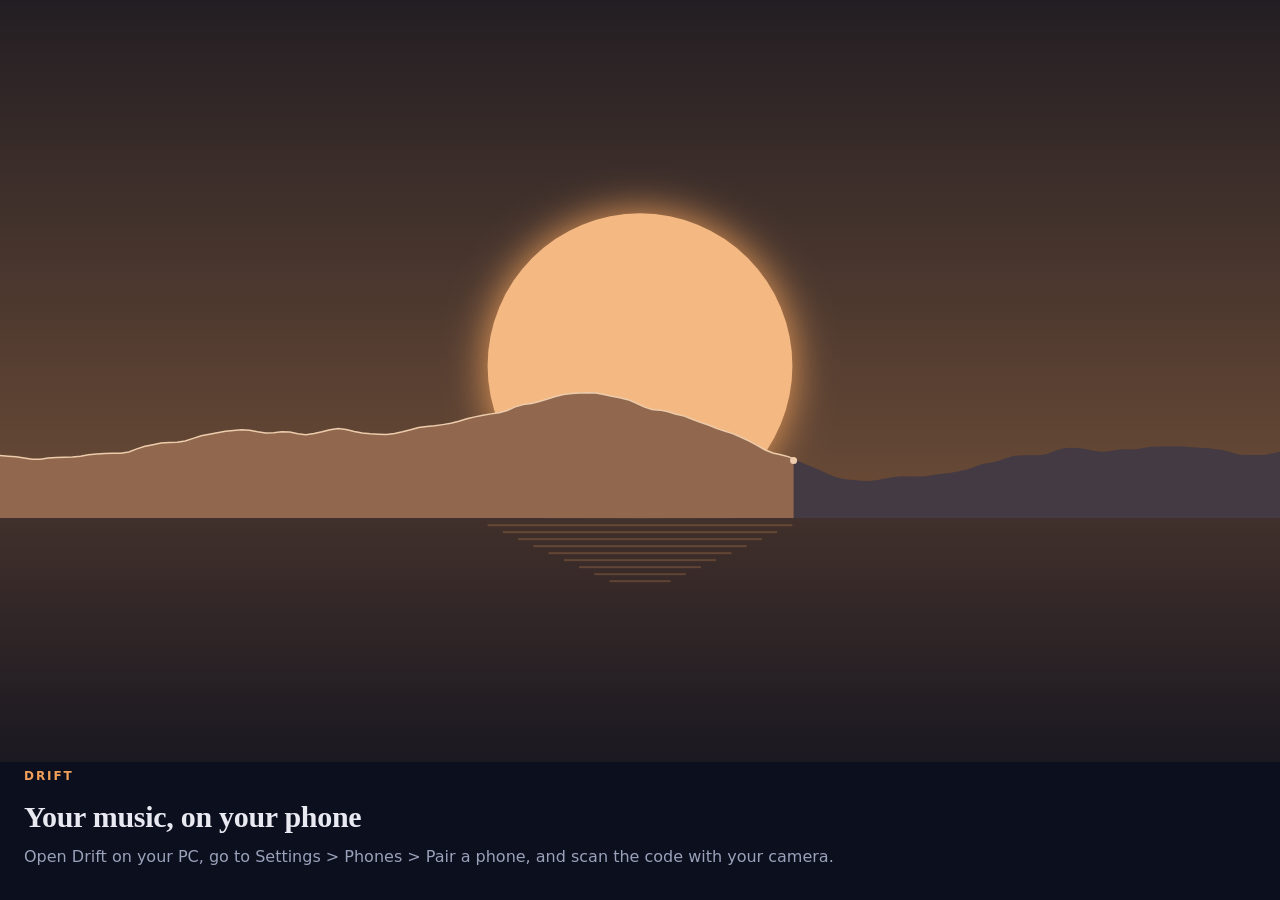
<file: phone/index.html>
<!doctype html>
<html lang="en">
<head>
<meta charset="utf-8">
<meta name="viewport" content="width=device-width, initial-scale=1, maximum-scale=1, user-scalable=no, viewport-fit=cover">
<meta name="apple-mobile-web-app-capable" content="yes">
<meta name="mobile-web-app-capable" content="yes">
<meta name="apple-mobile-web-app-title" content="Drift">
<meta name="apple-mobile-web-app-status-bar-style" content="black-translucent">
<meta name="theme-color" content="#0c0f1d">
<link rel="manifest" href="manifest.json">
<link rel="apple-touch-icon" href="icon-192.png">
<link rel="icon" href="icon-192.png">
<link rel="stylesheet" href="style.css">
<title>Drift</title>
</head>
<body>
<div id="app">
  <!-- pairing, shown until this phone is paired -->
  <section id="welcome" class="screen" hidden>
    <div class="welcome-art"><canvas id="welcome-scape"></canvas></div>
    <div class="welcome-text">
      <div class="eyebrow">Drift</div>
      <h1 id="welcome-title">Your music, on your phone</h1>
      <p id="welcome-note">Open Drift on your PC, go to Settings &gt; Phones &gt; Pair a phone, and scan the code with your camera.</p>
      <ol id="homescreen-steps" hidden>
        <li>Tap <b>Share</b> <span class="share-glyph" aria-hidden="true"></span> at the bottom of Safari</li>
        <li>Tap <b>Add to Home Screen</b>, then <b>Add</b></li>
        <li>Open <b>Drift</b> from your home screen</li>
      </ol>
      <p id="welcome-error" class="error" hidden></p>
      <!-- Drift for Android (app.js welcome): on an Android browser, the app; inside the app, use it before pairing -->
      <div id="android-app" class="android-app" hidden>
        <a class="pill" id="app-open">Open in the Drift app</a>
        <a class="pill ghost" id="app-get" target="_blank" rel="noopener">Get the Drift app</a>
        <button class="pill ghost" id="app-web">Use Drift here in the browser</button>
      </div>
      <button class="pill ghost" id="app-skip" hidden>Play from YouTube now, pair later</button>
    </div>
  </section>

  <!-- the player -->
  <section id="main" class="screen" hidden>
    <header class="top">
      <div>
        <div class="eyebrow" id="page-eyebrow">Now</div>
        <h1 id="page-title">Drift</h1>
      </div>
      <button class="icon" id="open-settings" aria-label="Settings"><svg viewBox="0 0 24 24"><circle cx="12" cy="12" r="3.2"/><path d="M12 2.8v2.6M12 18.6v2.6M21.2 12h-2.6M5.4 12H2.8M18.5 5.5l-1.8 1.8M7.3 16.7l-1.8 1.8M18.5 18.5l-1.8-1.8M7.3 7.3 5.5 5.5"/></svg></button>
    </header>

    <div class="pages">
      <div id="page-now" class="page">
        <div class="hero">
        <canvas id="scape" aria-label="The song's shape: tap or drag to move in the song"></canvas>
        <div class="now-text">
          <div class="why" id="now-why"></div>
          <h2 id="now-title">Nothing playing</h2>
          <div class="artist" id="now-artist">Tap play for Drift radio</div>
          <div class="times"><span id="now-at">0:00</span><span id="now-len">0:00</span></div>
        </div>
        <div class="transport">
          <button class="icon" id="like" aria-label="Like"><svg viewBox="0 0 24 24"><path d="M12 20s-7-4.4-7-10a4 4 0 0 1 7-2.6A4 4 0 0 1 19 10c0 5.6-7 10-7 10z"/></svg></button>
          <button class="icon" id="prev" aria-label="Previous"><svg viewBox="0 0 24 24"><path d="M7 6v12M18 6l-8 6 8 6z"/></svg></button>
          <button class="play" id="play" aria-label="Play"><svg viewBox="0 0 24 24" id="play-glyph"><path d="M8 5l11 7-11 7z"/></svg></button>
          <button class="icon" id="next" aria-label="Next"><svg viewBox="0 0 24 24"><path d="M17 6v12M6 6l8 6-8 6z"/></svg></button>
          <button class="icon" id="radio" aria-label="Drift radio"><svg viewBox="0 0 24 24"><path d="M4 12a8 8 0 0 1 16 0M7.5 12a4.5 4.5 0 0 1 9 0"/><circle cx="12" cy="12" r="1.4"/></svg></button>
        </div>
        </div>
        <div class="upnext"><div class="label">Up next</div><ul id="queue" class="rows"></ul></div>
      </div>

      <div id="page-shelf" class="page" hidden>
        <div class="chips" id="shelf-chips">
          <button class="chip on" data-shelf="songs">Songs</button>
          <button class="chip" data-shelf="playlists">Playlists</button>
          <button class="chip" data-shelf="liked">Liked</button>
        </div>
        <ul id="shelf" class="rows"></ul>
        <div class="quiet" id="shelf-quiet" hidden></div>
      </div>

      <div id="page-search" class="page" hidden>
        <form id="search-form" class="search" autocomplete="off">
          <input id="search" type="search" placeholder="Song, artist or album" enterkeyhint="search">
        </form>
        <ul id="results" class="rows"></ul>
        <div id="wish-box" class="wish" hidden>
          <p id="wish-text"></p>
          <button class="pill" id="wish-btn">Get it from my PC</button>
        </div>
        <div class="label" id="wishes-label" hidden>Wished</div>
        <ul id="wishes" class="rows small"></ul>
      </div>
    </div>

    <div class="sync-line" id="sync-line"></div>
    <nav class="tabs">
      <button data-page="now" class="on"><svg viewBox="0 0 24 24"><path d="M3 18c3-5 5-7 8-4s5 1 10-6"/><circle cx="16" cy="6" r="2.2"/></svg><span>Now</span></button>
      <button data-page="shelf"><svg viewBox="0 0 24 24"><path d="M5 4v16M10 4v16M15 5l4 15"/></svg><span>Shelf</span></button>
      <button data-page="search"><svg viewBox="0 0 24 24"><circle cx="11" cy="11" r="6"/><path d="M20 20l-4.5-4.5"/></svg><span>Search</span></button>
    </nav>
  </section>

  <!-- settings sheet -->
  <div id="sheet" class="sheet" hidden>
    <div class="sheet-card" role="dialog" aria-labelledby="sheet-title">
      <div class="grab"></div>
      <h2 id="sheet-title">Settings</h2>
      <div class="row"><span>Paired with</span><b id="set-pc">—</b></div>
      <div class="row"><span>On this phone</span><b id="set-space">—</b></div>
      <div class="label">Shelf size</div>
      <div class="chips" id="budget">
        <button class="chip" data-gb="1">1 GB</button><button class="chip" data-gb="2">2 GB</button>
        <button class="chip" data-gb="5">5 GB</button><button class="chip" data-gb="10">10 GB</button>
      </div>
      <p class="hint">Your PC fills the shelf with your playlists, liked songs and radio picks. Radio picks make room first.</p>
      <button class="pill" id="sync-now">Sync now</button>
      <button class="pill ghost" id="close-sheet">Done</button>
    </div>
  </div>
</div>
<script type="module" src="app.js"></script>
</body>
</html>
</file>
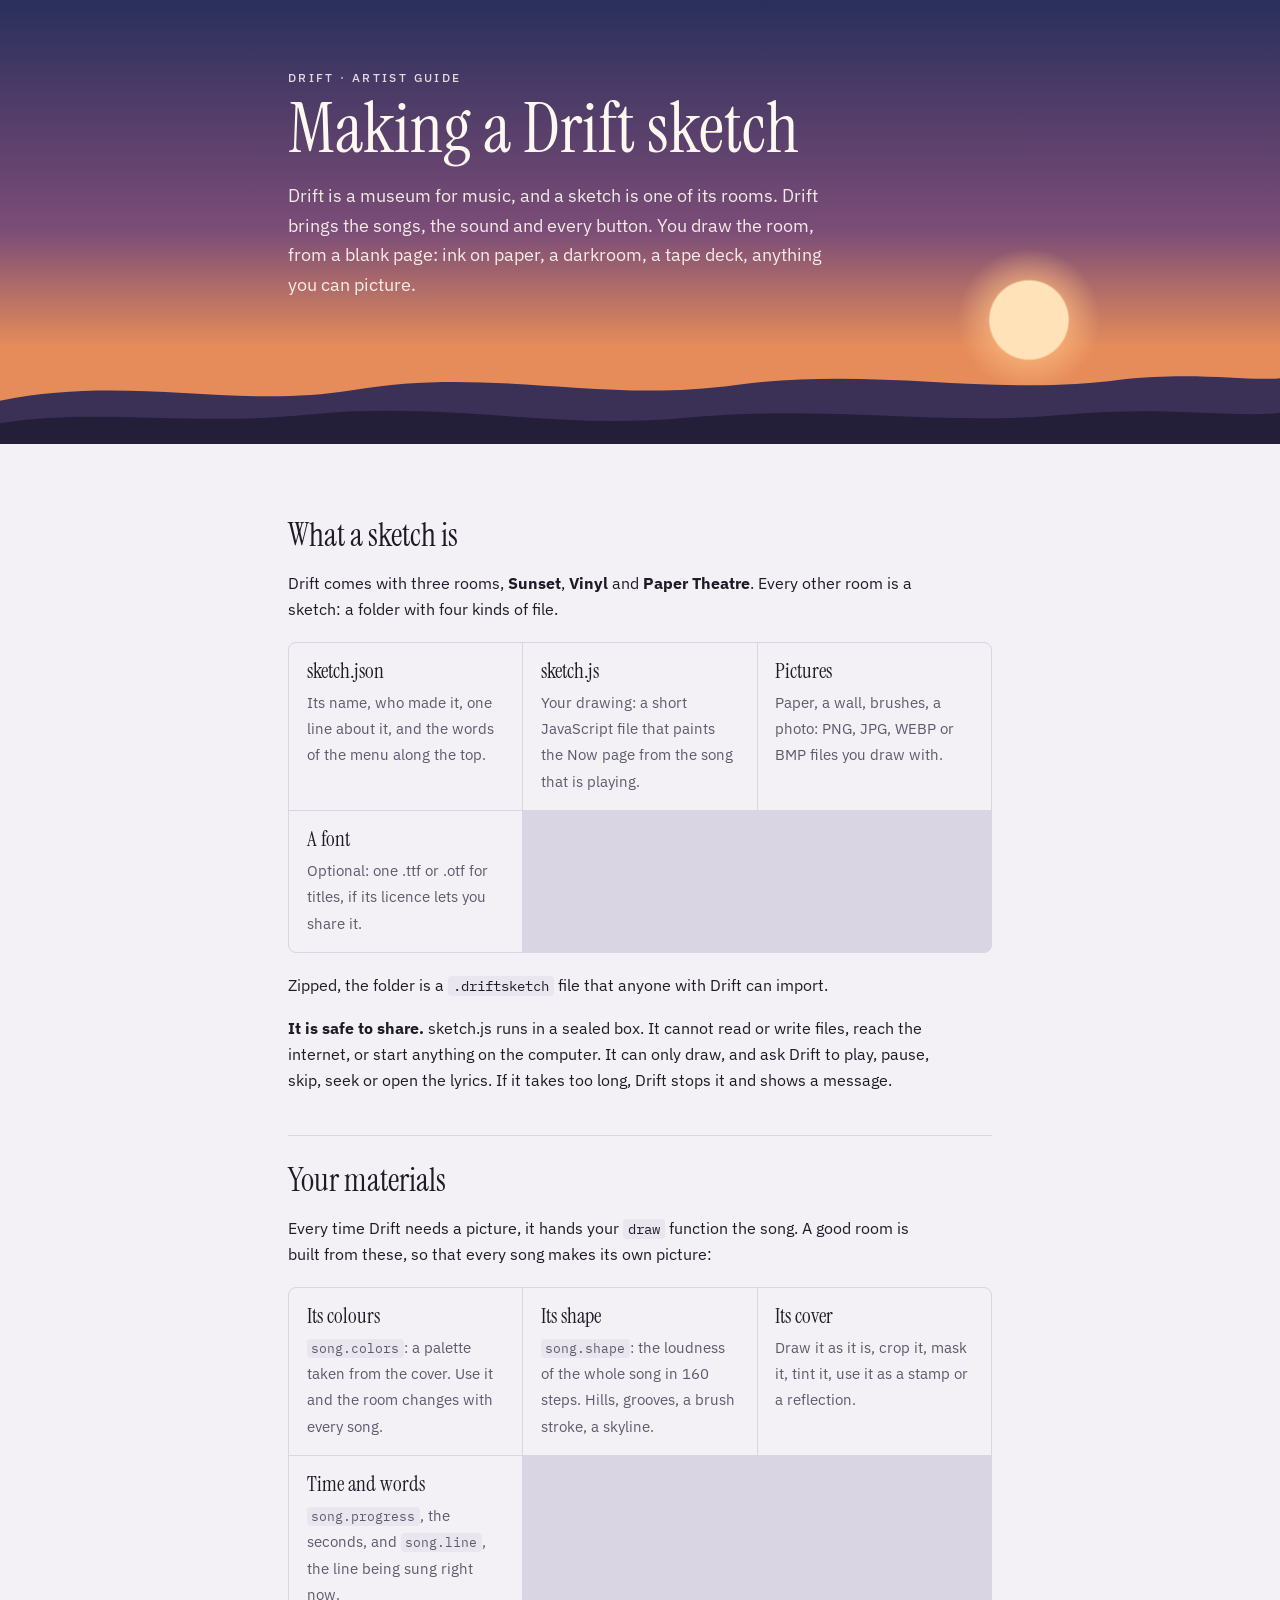
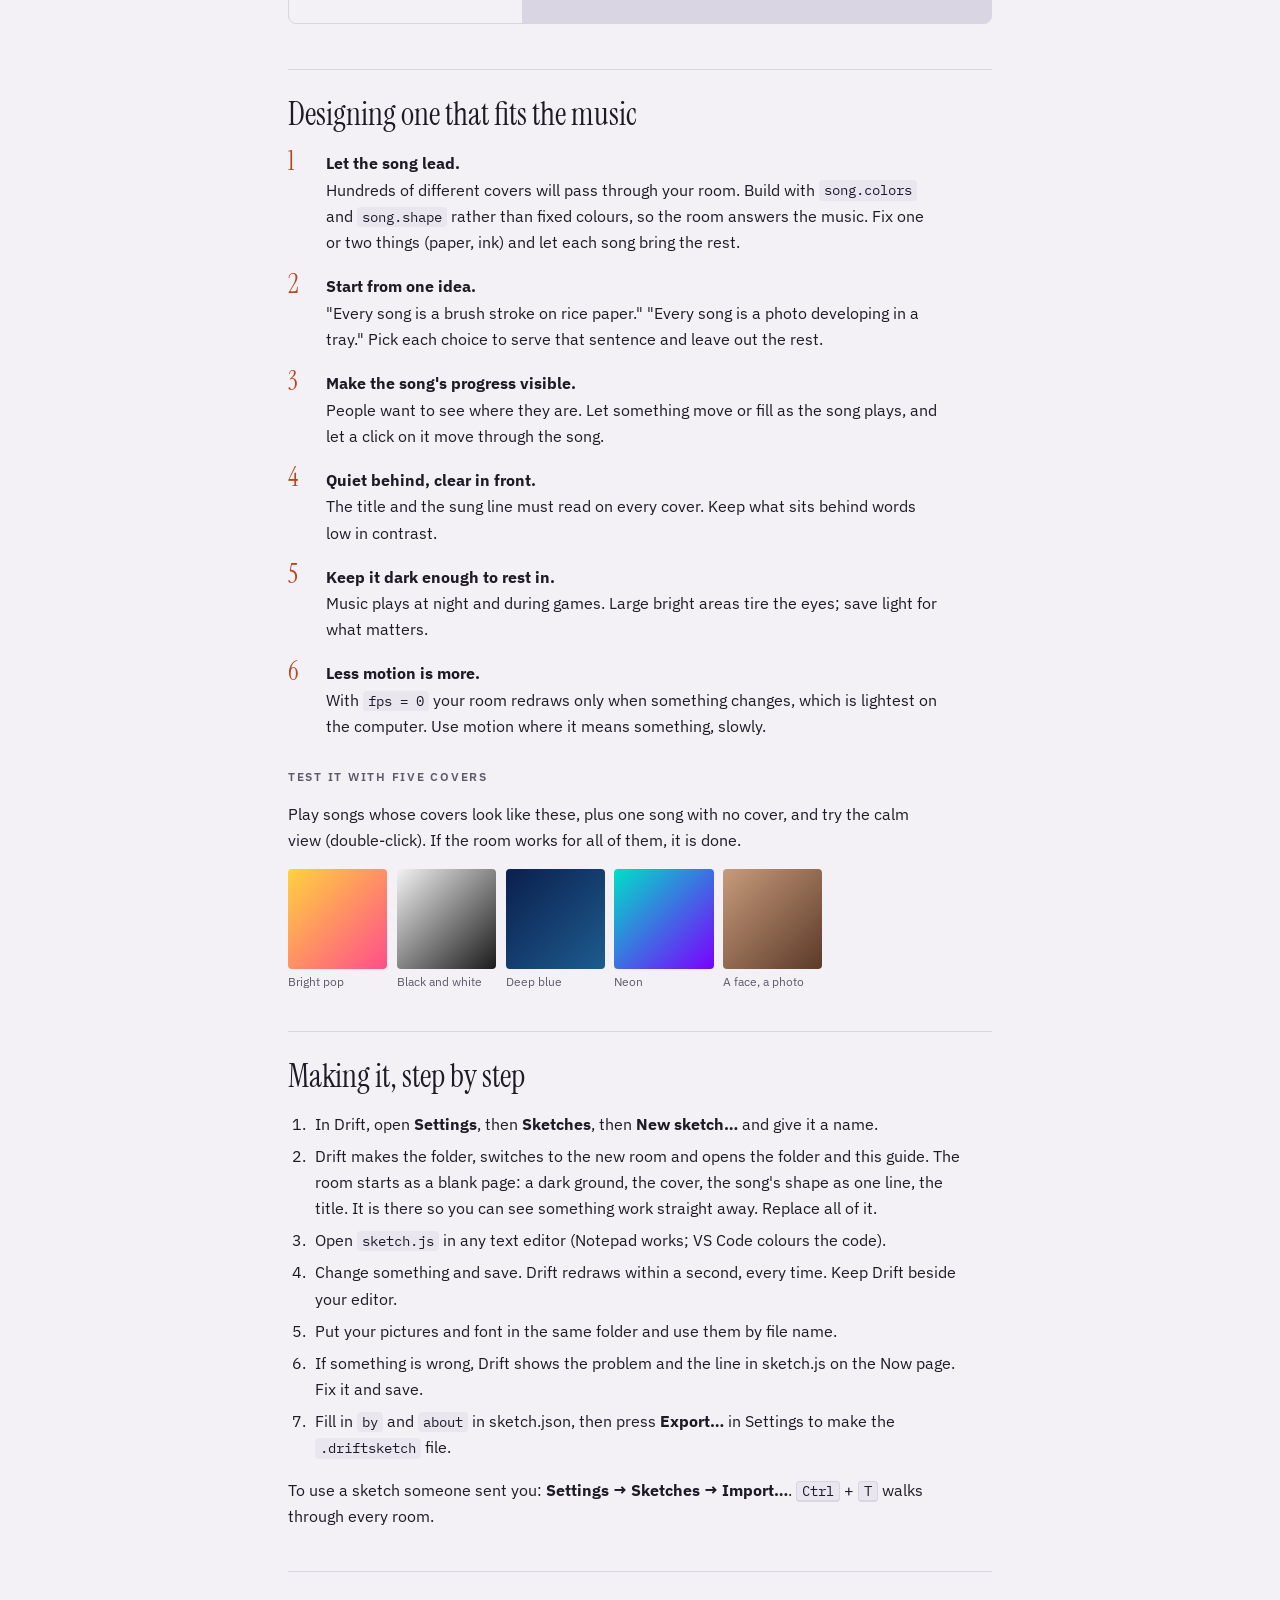
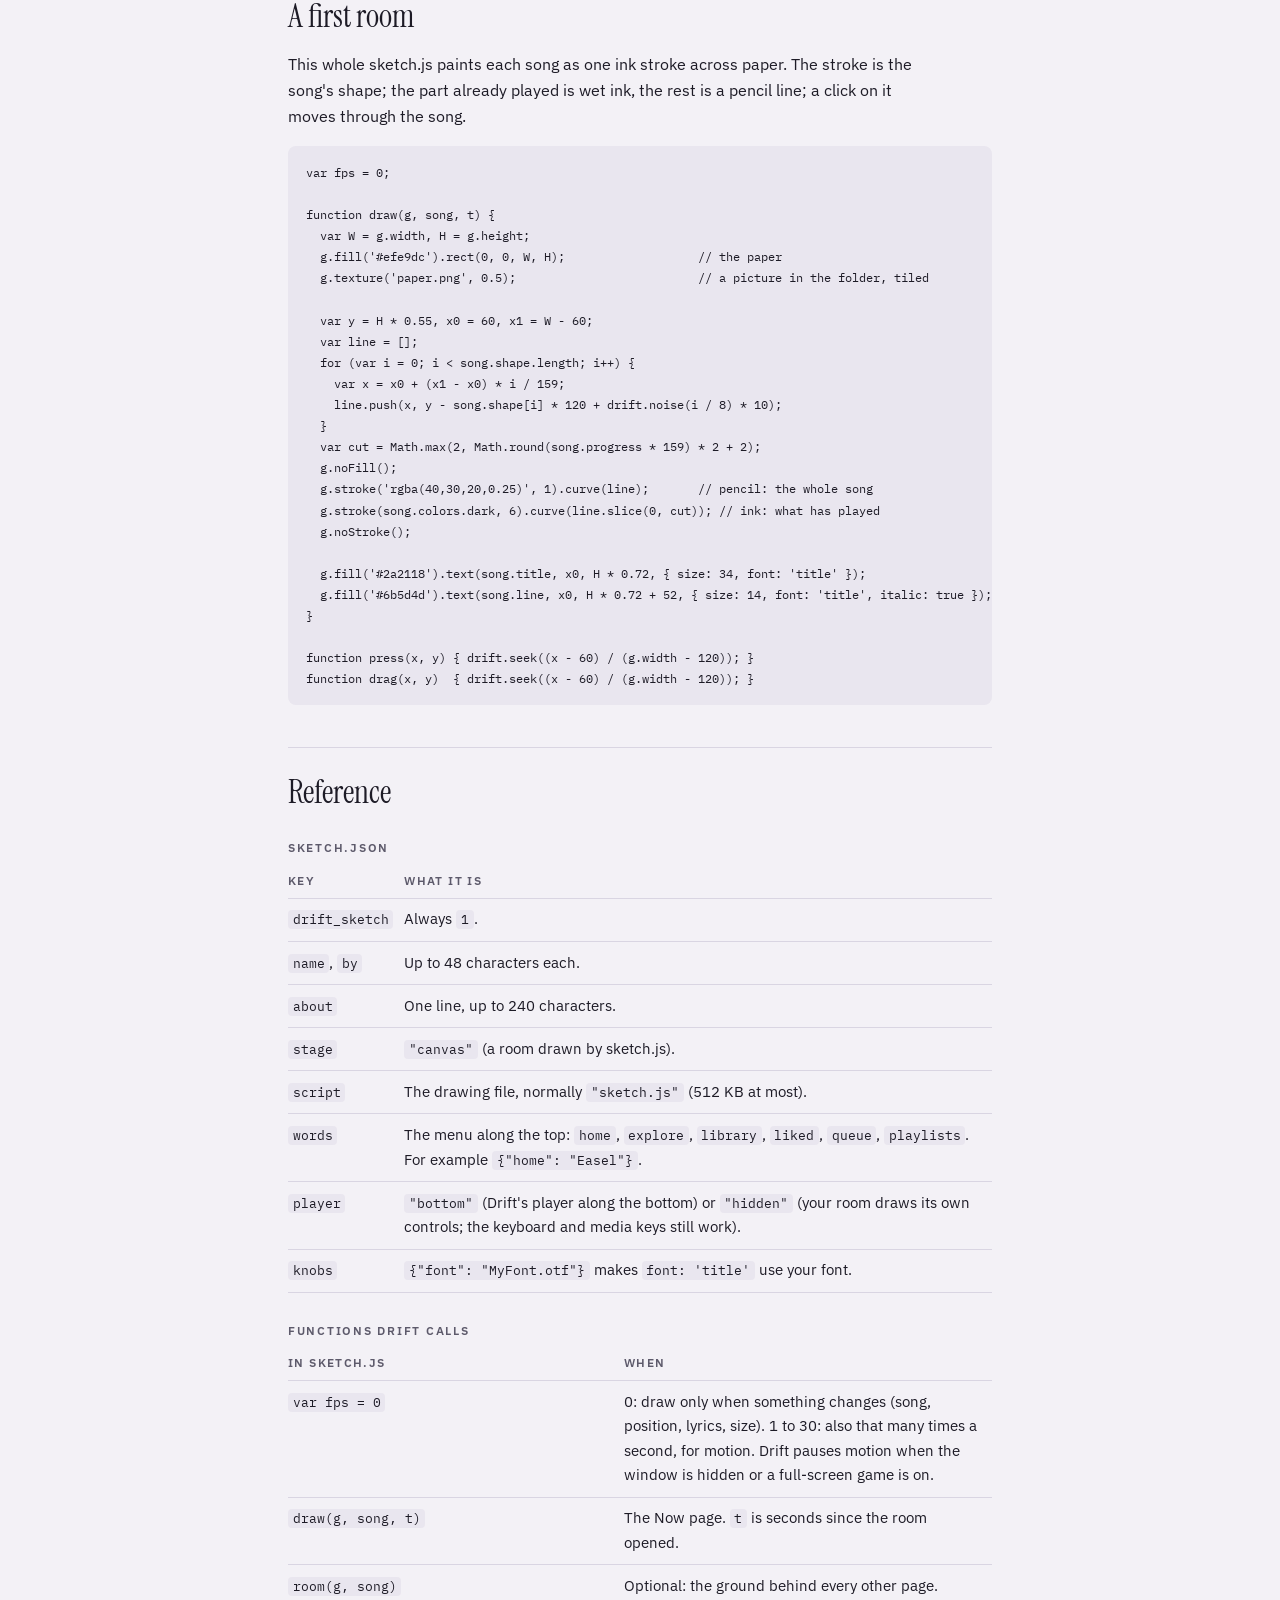
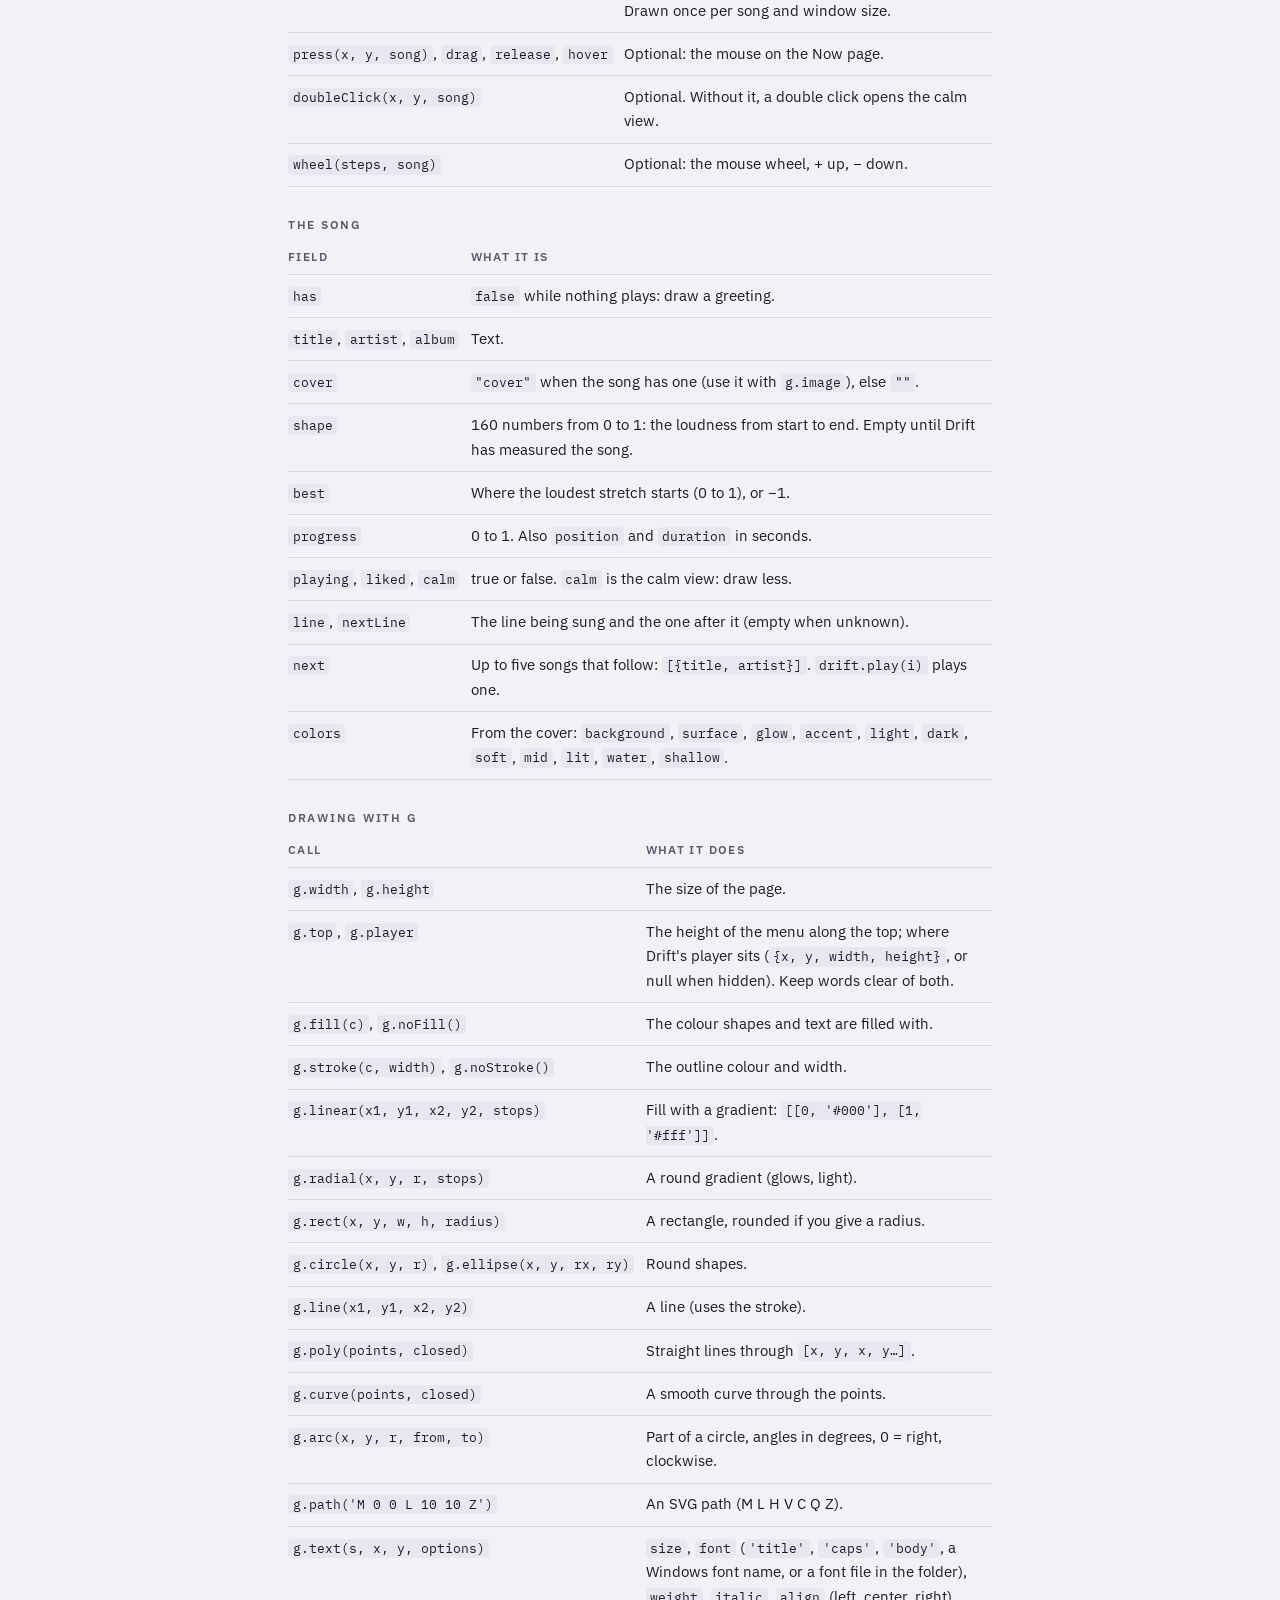
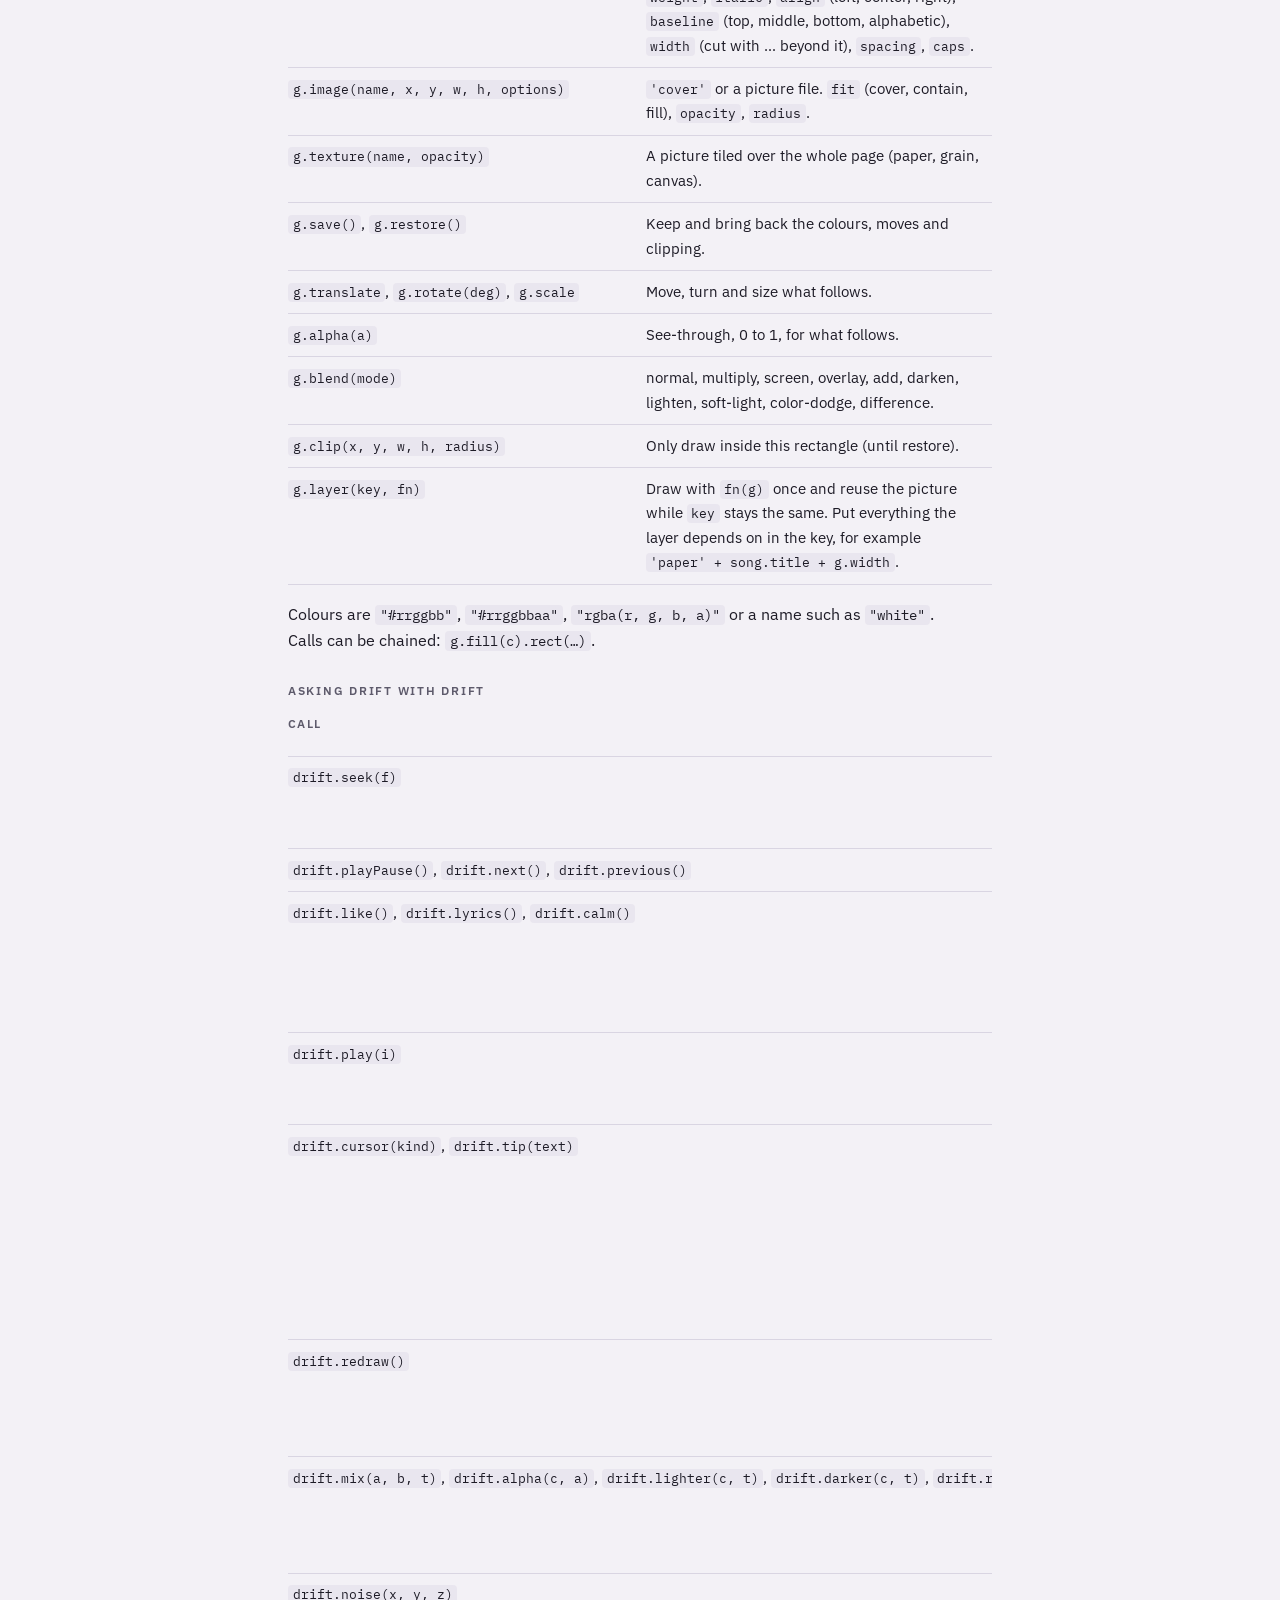
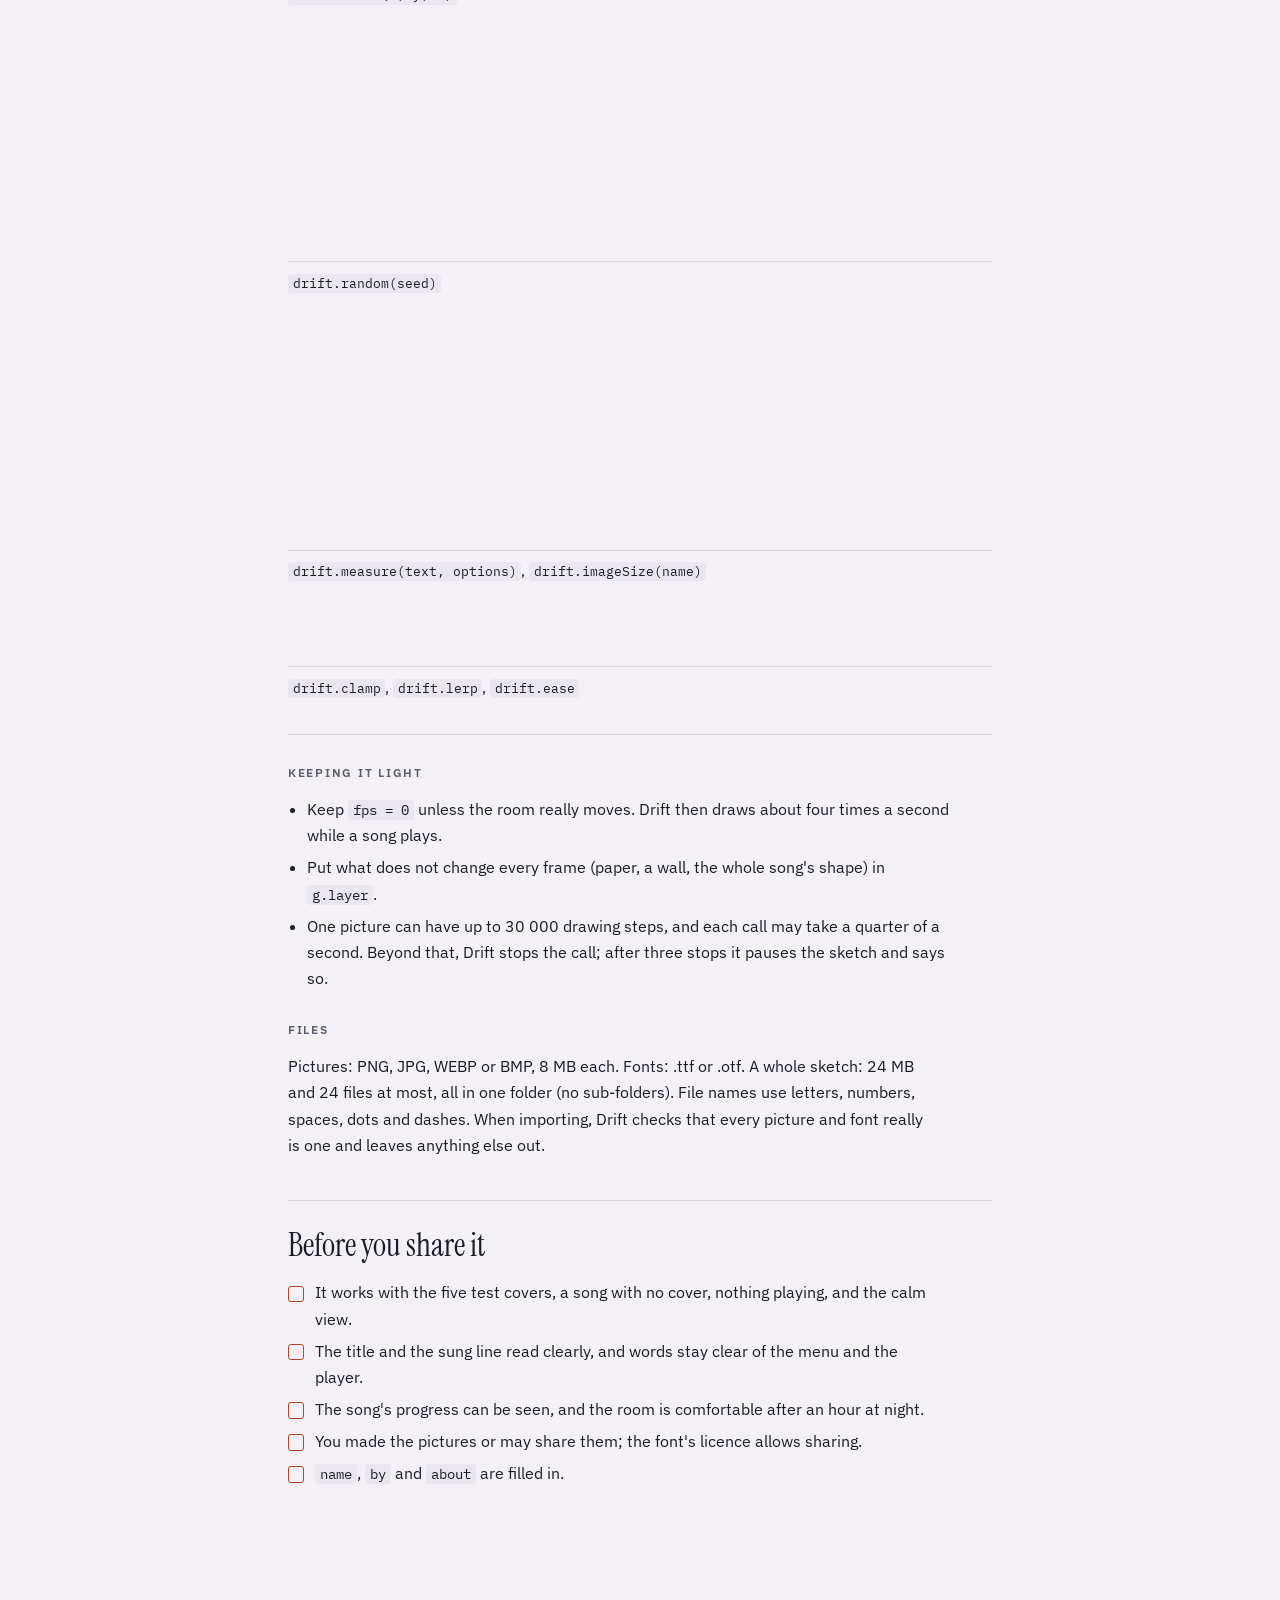
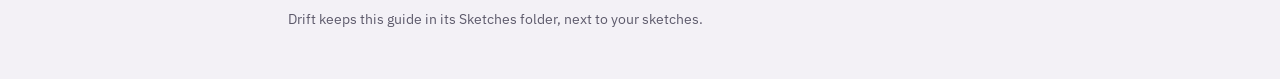
<file: drift/ui/sketches/guide.html>
<!doctype html>
<html lang="en">
<head>
<meta charset="utf-8">
<meta name="viewport" content="width=device-width, initial-scale=1, viewport-fit=cover">
<title>Making a Drift Sketch</title>
<link rel="stylesheet" href="https://fonts.googleapis.com/css2?family=Instrument+Serif:ital@0;1&family=IBM+Plex+Sans:wght@400;500;600&family=IBM+Plex+Mono:wght@400;500&display=swap">
<style>
/* Layout: one reading column like a museum handbook; the opening is a dusk horizon drawn in CSS, the room the guide is about. */
:root {
  --bg: #f3f1f6;          /* pale evening paper, a touch of violet */
  --fg: #1d1b26;
  --muted: #5d5a6b;
  --rule: #d9d5e2;
  --panel: #e9e6ef;
  --accent: #b3471f;      /* the sun at the horizon */
  --accent-soft: #e9b48f;
  --sky-1: #2a2f5c; --sky-2: #7b4d77; --sky-3: #e58c5a;
  --hill-1: #3b3156; --hill-2: #241f38;
  --display: "Instrument Serif", "Sitka Banner", Georgia, serif;
  --body: "IBM Plex Sans", "Segoe UI", system-ui, sans-serif;
  --mono: "IBM Plex Mono", Consolas, monospace;
  color-scheme: light;
}
@media (prefers-color-scheme: dark) { :root:not([data-theme="light"]) {
  --bg: #0f0e17; --fg: #ebe8f2; --muted: #a29eb4; --rule: #2b2839; --panel: #191724;
  --accent: #f29a62; --accent-soft: #7a4630;
  --sky-1: #0b0d22; --sky-2: #3a2547; --sky-3: #c46a3e; --hill-1: #1f1a30; --hill-2: #0f0e17;
  color-scheme: dark; } }
:root[data-theme="dark"] {
  --bg: #0f0e17; --fg: #ebe8f2; --muted: #a29eb4; --rule: #2b2839; --panel: #191724;
  --accent: #f29a62; --accent-soft: #7a4630;
  --sky-1: #0b0d22; --sky-2: #3a2547; --sky-3: #c46a3e; --hill-1: #1f1a30; --hill-2: #0f0e17;
  color-scheme: dark; }

* { box-sizing: border-box; }
body { margin: 0; background: var(--bg); color: var(--fg); font: 16px/1.65 var(--body); }
a { color: var(--accent); }
.wrap { max-width: 46rem; margin: 0 auto; padding-left: max(16px, env(safe-area-inset-left, 0px));
        padding-right: max(16px, env(safe-area-inset-right, 0px)); }

.horizon { position: relative; overflow: hidden; color: #fff8f0;
  background: linear-gradient(180deg, var(--sky-1) 0%, var(--sky-2) 52%, var(--sky-3) 78%, var(--sky-3) 100%); }
.horizon .wrap { position: relative; z-index: 2; padding-block: 4.5rem 9rem; }
.horizon .sun { position: absolute; z-index: 1; width: 9rem; height: 9rem; border-radius: 50%; right: 14%; bottom: 3.2rem;
  background: radial-gradient(circle, #ffe2b8 0 38%, rgba(255,190,130,.55) 40%, rgba(255,160,100,0) 70%); }
.horizon svg { position: absolute; z-index: 1; left: 0; bottom: 0; width: 100%; height: 6.5rem; display: block; }
.eyebrow { font: 500 .74rem/1 var(--body); letter-spacing: .2em; text-transform: uppercase; opacity: .85; }
h1 { font: 400 clamp(2.6rem, 8vw, 4.4rem)/1.02 var(--display); margin: .6rem 0 1rem; text-wrap: balance; }
.lede { font-size: 1.12rem; max-width: 34rem; opacity: .92; margin: 0; }

main .wrap { padding-block: 3rem 5rem; }
section { padding-block: 1.6rem; border-top: 1px solid var(--rule); }
section:first-child { border-top: 0; }
h2 { font: 400 2rem/1.15 var(--display); margin: 0 0 .8rem; text-wrap: balance; }
h3 { font: 600 .78rem/1.3 var(--body); letter-spacing: .14em; text-transform: uppercase; color: var(--muted); margin: 1.8rem 0 .5rem; }
p, li { max-width: 65ch; }
ul, ol { padding-left: 1.2rem; }
li { margin: .35rem 0; }
code, pre, kbd { font-family: var(--mono); font-size: .88em; }
code { background: var(--panel); padding: .08em .35em; border-radius: 4px; }
kbd { border: 1px solid var(--rule); border-bottom-width: 2px; border-radius: 4px; padding: 0 .35em; background: var(--panel); }
pre { background: var(--panel); padding: 1rem 1.1rem; border-radius: 8px; overflow-x: auto; line-height: 1.5; margin: 1rem 0; }
pre code { background: none; padding: 0; }

.materials { display: grid; grid-template-columns: repeat(auto-fit, minmax(13rem, 1fr)); gap: 1px; background: var(--rule);
  border: 1px solid var(--rule); border-radius: 8px; overflow: hidden; margin: 1.2rem 0; }
.materials div { background: var(--bg); padding: 1rem 1.1rem; min-width: 0; }
.materials b { display: block; font: 400 1.3rem/1.2 var(--display); margin-bottom: .3rem; }
.materials span { color: var(--muted); font-size: .92rem; }

.rule-list { list-style: none; padding: 0; counter-reset: r; }
.rule-list li { position: relative; padding-left: 2.4rem; margin: 1.1rem 0; }
.rule-list li::before { counter-increment: r; content: counter(r); position: absolute; left: 0; top: -.1rem;
  font: 400 1.6rem/1 var(--display); color: var(--accent); }
.rule-list strong { display: block; }

.steps { padding-left: 1.4rem; }
.steps li { padding-left: .3rem; }

.table { overflow-x: auto; margin: .6rem 0 1rem; }
table { border-collapse: collapse; width: 100%; font-size: .93rem; }
th, td { text-align: left; padding: .55rem .7rem .55rem 0; border-bottom: 1px solid var(--rule); vertical-align: top; }
th { font: 600 .72rem/1.3 var(--body); letter-spacing: .12em; text-transform: uppercase; color: var(--muted); }
td:first-child { white-space: nowrap; }

.covers { display: flex; flex-wrap: wrap; gap: .6rem; margin: 1rem 0; }
.covers figure { margin: 0; width: 6.2rem; }
.covers i { display: block; aspect-ratio: 1; max-width: 100%; border-radius: 4px; }
.covers figcaption { font-size: .78rem; color: var(--muted); line-height: 1.3; margin-top: .3rem; }

.check { list-style: none; padding: 0; }
.check li { padding-left: 1.7rem; position: relative; }
.check li::before { content: ""; position: absolute; left: 0; top: .38rem; width: .9rem; height: .9rem;
  border: 1.5px solid var(--accent); border-radius: 3px; }
.note { border-left: 3px solid var(--accent); padding: .2rem 0 .2rem 1rem; color: var(--muted); }
footer { color: var(--muted); font-size: .85rem; padding-block: 0 3rem; }
@media (prefers-reduced-motion: no-preference) {
  .horizon .sun { animation: rise 2.4s ease-out both; }
  @keyframes rise { from { transform: translateY(1.6rem); } to { transform: none; } }
}
</style>
</head>
<body>

<header class="horizon">
  <div class="wrap">
    <div class="eyebrow">Drift · artist guide</div>
    <h1>Making a Drift sketch</h1>
    <p class="lede">Drift is a museum for music, and a sketch is one of its rooms. Drift brings the songs, the
    sound and every button. You draw the room, from a blank page: ink on paper, a darkroom, a tape deck,
    anything you can picture.</p>
  </div>
  <div class="sun" aria-hidden="true"></div>
  <svg viewBox="0 0 1200 120" preserveAspectRatio="none" aria-hidden="true">
    <path fill="var(--hill-1)" d="M0 70 C120 40 220 80 330 58 C460 30 560 74 690 52 C820 30 930 66 1050 46 C1120 36 1170 48 1200 44 V120 H0 Z"/>
    <path fill="var(--hill-2)" d="M0 96 C90 78 180 100 290 86 C420 70 520 104 640 90 C780 74 880 100 1000 86 C1090 76 1160 90 1200 84 V120 H0 Z"/>
  </svg>
</header>

<main>
<div class="wrap">

<section>
  <h2>What a sketch is</h2>
  <p>Drift comes with three rooms, <strong>Sunset</strong>, <strong>Vinyl</strong> and <strong>Paper Theatre</strong>. Every other room is a sketch:
  a folder with four kinds of file.</p>
  <div class="materials">
    <div><b>sketch.json</b><span>Its name, who made it, one line about it, and the words of the menu along the top.</span></div>
    <div><b>sketch.js</b><span>Your drawing: a short JavaScript file that paints the Now page from the song that is playing.</span></div>
    <div><b>Pictures</b><span>Paper, a wall, brushes, a photo: PNG, JPG, WEBP or BMP files you draw with.</span></div>
    <div><b>A font</b><span>Optional: one .ttf or .otf for titles, if its licence lets you share it.</span></div>
  </div>
  <p>Zipped, the folder is a <code>.driftsketch</code> file that anyone with Drift can import.</p>
  <p><strong>It is safe to share.</strong> sketch.js runs in a sealed box. It cannot read or write files, reach the
  internet, or start anything on the computer. It can only draw, and ask Drift to play, pause, skip, seek or open
  the lyrics. If it takes too long, Drift stops it and shows a message.</p>
</section>

<section>
  <h2>Your materials</h2>
  <p>Every time Drift needs a picture, it hands your <code>draw</code> function the song. A good room is built from
  these, so that every song makes its own picture:</p>
  <div class="materials">
    <div><b>Its colours</b><span><code>song.colors</code>: a palette taken from the cover. Use it and the room changes
      with every song.</span></div>
    <div><b>Its shape</b><span><code>song.shape</code>: the loudness of the whole song in 160 steps. Hills, grooves,
      a brush stroke, a skyline.</span></div>
    <div><b>Its cover</b><span>Draw it as it is, crop it, mask it, tint it, use it as a stamp or a reflection.</span></div>
    <div><b>Time and words</b><span><code>song.progress</code>, the seconds, and <code>song.line</code>, the line
      being sung right now.</span></div>
  </div>
</section>

<section>
  <h2>Designing one that fits the music</h2>
  <ol class="rule-list">
    <li><strong>Let the song lead.</strong> Hundreds of different covers will pass through your room. Build with
      <code>song.colors</code> and <code>song.shape</code> rather than fixed colours, so the room answers the music.
      Fix one or two things (paper, ink) and let each song bring the rest.</li>
    <li><strong>Start from one idea.</strong> "Every song is a brush stroke on rice paper." "Every song is a photo
      developing in a tray." Pick each choice to serve that sentence and leave out the rest.</li>
    <li><strong>Make the song's progress visible.</strong> People want to see where they are. Let something move or
      fill as the song plays, and let a click on it move through the song.</li>
    <li><strong>Quiet behind, clear in front.</strong> The title and the sung line must read on every cover. Keep
      what sits behind words low in contrast.</li>
    <li><strong>Keep it dark enough to rest in.</strong> Music plays at night and during games. Large bright areas
      tire the eyes; save light for what matters.</li>
    <li><strong>Less motion is more.</strong> With <code>fps = 0</code> your room redraws only when something
      changes, which is lightest on the computer. Use motion where it means something, slowly.</li>
  </ol>

  <h3>Test it with five covers</h3>
  <p>Play songs whose covers look like these, plus one song with no cover, and try the calm view
  (double-click). If the room works for all of them, it is done.</p>
  <div class="covers" aria-label="Five kinds of cover to test with">
    <figure><i style="background:linear-gradient(135deg,#ffd23f,#ff4e8a)"></i><figcaption>Bright pop</figcaption></figure>
    <figure><i style="background:linear-gradient(135deg,#f2f2f2,#1a1a1a)"></i><figcaption>Black and white</figcaption></figure>
    <figure><i style="background:linear-gradient(135deg,#0b1f4d,#1d5c8f)"></i><figcaption>Deep blue</figcaption></figure>
    <figure><i style="background:linear-gradient(135deg,#00e0c6,#7a00ff)"></i><figcaption>Neon</figcaption></figure>
    <figure><i style="background:linear-gradient(135deg,#c89b7b,#5b3a29)"></i><figcaption>A face, a photo</figcaption></figure>
  </div>
</section>

<section>
  <h2>Making it, step by step</h2>
  <ol class="steps">
    <li>In Drift, open <strong>Settings</strong>, then <strong>Sketches</strong>, then <strong>New sketch…</strong>
      and give it a name.</li>
    <li>Drift makes the folder, switches to the new room and opens the folder and this guide. The room starts as a
      blank page: a dark ground, the cover, the song's shape as one line, the title. It is there so you can see
      something work straight away. Replace all of it.</li>
    <li>Open <code>sketch.js</code> in any text editor (Notepad works; VS Code colours the code).</li>
    <li>Change something and save. Drift redraws within a second, every time. Keep Drift beside your editor.</li>
    <li>Put your pictures and font in the same folder and use them by file name.</li>
    <li>If something is wrong, Drift shows the problem and the line in sketch.js on the Now page. Fix it and save.</li>
    <li>Fill in <code>by</code> and <code>about</code> in sketch.json, then press <strong>Export…</strong> in
      Settings to make the <code>.driftsketch</code> file.</li>
  </ol>
  <p>To use a sketch someone sent you: <strong>Settings → Sketches → Import…</strong>.
  <kbd>Ctrl</kbd> + <kbd>T</kbd> walks through every room.</p>
</section>

<section>
  <h2>A first room</h2>
  <p>This whole sketch.js paints each song as one ink stroke across paper. The stroke is the song's shape; the
  part already played is wet ink, the rest is a pencil line; a click on it moves through the song.</p>
<pre><code>var fps = 0;

function draw(g, song, t) {
  var W = g.width, H = g.height;
  g.fill('#efe9dc').rect(0, 0, W, H);                   // the paper
  g.texture('paper.png', 0.5);                          // a picture in the folder, tiled

  var y = H * 0.55, x0 = 60, x1 = W - 60;
  var line = [];
  for (var i = 0; i &lt; song.shape.length; i++) {
    var x = x0 + (x1 - x0) * i / 159;
    line.push(x, y - song.shape[i] * 120 + drift.noise(i / 8) * 10);
  }
  var cut = Math.max(2, Math.round(song.progress * 159) * 2 + 2);
  g.noFill();
  g.stroke('rgba(40,30,20,0.25)', 1).curve(line);       // pencil: the whole song
  g.stroke(song.colors.dark, 6).curve(line.slice(0, cut)); // ink: what has played
  g.noStroke();

  g.fill('#2a2118').text(song.title, x0, H * 0.72, { size: 34, font: 'title' });
  g.fill('#6b5d4d').text(song.line, x0, H * 0.72 + 52, { size: 14, font: 'title', italic: true });
}

function press(x, y) { drift.seek((x - 60) / (g.width - 120)); }
function drag(x, y)  { drift.seek((x - 60) / (g.width - 120)); }</code></pre>
</section>

<section>
  <h2>Reference</h2>

  <h3>sketch.json</h3>
  <div class="table"><table>
    <tr><th>key</th><th>what it is</th></tr>
    <tr><td><code>drift_sketch</code></td><td>Always <code>1</code>.</td></tr>
    <tr><td><code>name</code>, <code>by</code></td><td>Up to 48 characters each.</td></tr>
    <tr><td><code>about</code></td><td>One line, up to 240 characters.</td></tr>
    <tr><td><code>stage</code></td><td><code>"canvas"</code> (a room drawn by sketch.js).</td></tr>
    <tr><td><code>script</code></td><td>The drawing file, normally <code>"sketch.js"</code> (512 KB at most).</td></tr>
    <tr><td><code>words</code></td><td>The menu along the top: <code>home</code>, <code>explore</code>, <code>library</code>,
      <code>liked</code>, <code>queue</code>, <code>playlists</code>. For example <code>{"home": "Easel"}</code>.</td></tr>
    <tr><td><code>player</code></td><td><code>"bottom"</code> (Drift's player along the bottom) or <code>"hidden"</code>
      (your room draws its own controls; the keyboard and media keys still work).</td></tr>
    <tr><td><code>knobs</code></td><td><code>{"font": "MyFont.otf"}</code> makes <code>font: 'title'</code> use your font.</td></tr>
  </table></div>

  <h3>Functions Drift calls</h3>
  <div class="table"><table>
    <tr><th>in sketch.js</th><th>when</th></tr>
    <tr><td><code>var fps = 0</code></td><td>0: draw only when something changes (song, position, lyrics, size). 1 to 30: also that
      many times a second, for motion. Drift pauses motion when the window is hidden or a full-screen game is on.</td></tr>
    <tr><td><code>draw(g, song, t)</code></td><td>The Now page. <code>t</code> is seconds since the room opened.</td></tr>
    <tr><td><code>room(g, song)</code></td><td>Optional: the ground behind every other page. Drawn once per song and window size.</td></tr>
    <tr><td><code>press(x, y, song)</code>, <code>drag</code>, <code>release</code>, <code>hover</code></td><td>Optional: the mouse on the Now page.</td></tr>
    <tr><td><code>doubleClick(x, y, song)</code></td><td>Optional. Without it, a double click opens the calm view.</td></tr>
    <tr><td><code>wheel(steps, song)</code></td><td>Optional: the mouse wheel, + up, − down.</td></tr>
  </table></div>

  <h3>The song</h3>
  <div class="table"><table>
    <tr><th>field</th><th>what it is</th></tr>
    <tr><td><code>has</code></td><td><code>false</code> while nothing plays: draw a greeting.</td></tr>
    <tr><td><code>title</code>, <code>artist</code>, <code>album</code></td><td>Text.</td></tr>
    <tr><td><code>cover</code></td><td><code>"cover"</code> when the song has one (use it with <code>g.image</code>), else <code>""</code>.</td></tr>
    <tr><td><code>shape</code></td><td>160 numbers from 0 to 1: the loudness from start to end. Empty until Drift has measured the song.</td></tr>
    <tr><td><code>best</code></td><td>Where the loudest stretch starts (0 to 1), or −1.</td></tr>
    <tr><td><code>progress</code></td><td>0 to 1. Also <code>position</code> and <code>duration</code> in seconds.</td></tr>
    <tr><td><code>playing</code>, <code>liked</code>, <code>calm</code></td><td>true or false. <code>calm</code> is the calm view: draw less.</td></tr>
    <tr><td><code>line</code>, <code>nextLine</code></td><td>The line being sung and the one after it (empty when unknown).</td></tr>
    <tr><td><code>next</code></td><td>Up to five songs that follow: <code>[{title, artist}]</code>. <code>drift.play(i)</code> plays one.</td></tr>
    <tr><td><code>colors</code></td><td>From the cover: <code>background</code>, <code>surface</code>, <code>glow</code>, <code>accent</code>,
      <code>light</code>, <code>dark</code>, <code>soft</code>, <code>mid</code>, <code>lit</code>, <code>water</code>, <code>shallow</code>.</td></tr>
  </table></div>

  <h3>Drawing with g</h3>
  <div class="table"><table>
    <tr><th>call</th><th>what it does</th></tr>
    <tr><td><code>g.width</code>, <code>g.height</code></td><td>The size of the page.</td></tr>
    <tr><td><code>g.top</code>, <code>g.player</code></td><td>The height of the menu along the top; where Drift's player sits
      (<code>{x, y, width, height}</code>, or null when hidden). Keep words clear of both.</td></tr>
    <tr><td><code>g.fill(c)</code>, <code>g.noFill()</code></td><td>The colour shapes and text are filled with.</td></tr>
    <tr><td><code>g.stroke(c, width)</code>, <code>g.noStroke()</code></td><td>The outline colour and width.</td></tr>
    <tr><td><code>g.linear(x1, y1, x2, y2, stops)</code></td><td>Fill with a gradient: <code>[[0, '#000'], [1, '#fff']]</code>.</td></tr>
    <tr><td><code>g.radial(x, y, r, stops)</code></td><td>A round gradient (glows, light).</td></tr>
    <tr><td><code>g.rect(x, y, w, h, radius)</code></td><td>A rectangle, rounded if you give a radius.</td></tr>
    <tr><td><code>g.circle(x, y, r)</code>, <code>g.ellipse(x, y, rx, ry)</code></td><td>Round shapes.</td></tr>
    <tr><td><code>g.line(x1, y1, x2, y2)</code></td><td>A line (uses the stroke).</td></tr>
    <tr><td><code>g.poly(points, closed)</code></td><td>Straight lines through <code>[x, y, x, y…]</code>.</td></tr>
    <tr><td><code>g.curve(points, closed)</code></td><td>A smooth curve through the points.</td></tr>
    <tr><td><code>g.arc(x, y, r, from, to)</code></td><td>Part of a circle, angles in degrees, 0 = right, clockwise.</td></tr>
    <tr><td><code>g.path('M 0 0 L 10 10 Z')</code></td><td>An SVG path (M L H V C Q Z).</td></tr>
    <tr><td><code>g.text(s, x, y, options)</code></td><td><code>size</code>, <code>font</code> (<code>'title'</code>, <code>'caps'</code>,
      <code>'body'</code>, a Windows font name, or a font file in the folder), <code>weight</code>, <code>italic</code>,
      <code>align</code> (left, center, right), <code>baseline</code> (top, middle, bottom, alphabetic), <code>width</code>
      (cut with … beyond it), <code>spacing</code>, <code>caps</code>.</td></tr>
    <tr><td><code>g.image(name, x, y, w, h, options)</code></td><td><code>'cover'</code> or a picture file. <code>fit</code>
      (cover, contain, fill), <code>opacity</code>, <code>radius</code>.</td></tr>
    <tr><td><code>g.texture(name, opacity)</code></td><td>A picture tiled over the whole page (paper, grain, canvas).</td></tr>
    <tr><td><code>g.save()</code>, <code>g.restore()</code></td><td>Keep and bring back the colours, moves and clipping.</td></tr>
    <tr><td><code>g.translate</code>, <code>g.rotate(deg)</code>, <code>g.scale</code></td><td>Move, turn and size what follows.</td></tr>
    <tr><td><code>g.alpha(a)</code></td><td>See-through, 0 to 1, for what follows.</td></tr>
    <tr><td><code>g.blend(mode)</code></td><td>normal, multiply, screen, overlay, add, darken, lighten, soft-light, color-dodge, difference.</td></tr>
    <tr><td><code>g.clip(x, y, w, h, radius)</code></td><td>Only draw inside this rectangle (until restore).</td></tr>
    <tr><td><code>g.layer(key, fn)</code></td><td>Draw with <code>fn(g)</code> once and reuse the picture while <code>key</code> stays the same.
      Put everything the layer depends on in the key, for example <code>'paper' + song.title + g.width</code>.</td></tr>
  </table></div>
  <p>Colours are <code>"#rrggbb"</code>, <code>"#rrggbbaa"</code>, <code>"rgba(r, g, b, a)"</code> or a name such as
  <code>"white"</code>. Calls can be chained: <code>g.fill(c).rect(…)</code>.</p>

  <h3>Asking Drift with drift</h3>
  <div class="table"><table>
    <tr><th>call</th><th>what it does</th></tr>
    <tr><td><code>drift.seek(f)</code></td><td>Move to <code>f</code> (0 to 1) of the song.</td></tr>
    <tr><td><code>drift.playPause()</code>, <code>drift.next()</code>, <code>drift.previous()</code></td><td>The player.</td></tr>
    <tr><td><code>drift.like()</code>, <code>drift.lyrics()</code>, <code>drift.calm()</code></td><td>Like the song, open the lyrics, calm view on/off.</td></tr>
    <tr><td><code>drift.play(i)</code></td><td>Play song <code>i</code> of <code>song.next</code>.</td></tr>
    <tr><td><code>drift.cursor(kind)</code>, <code>drift.tip(text)</code></td><td>The mouse pointer (arrow, hand, grab, grabbing, cross, text) and a tooltip.</td></tr>
    <tr><td><code>drift.redraw()</code></td><td>Ask for another picture now.</td></tr>
    <tr><td><code>drift.mix(a, b, t)</code>, <code>drift.alpha(c, a)</code>, <code>drift.lighter(c, t)</code>, <code>drift.darker(c, t)</code>, <code>drift.rgba(r, g, b, a)</code></td><td>Colour helpers (hex or rgba colours).</td></tr>
    <tr><td><code>drift.noise(x, y, z)</code></td><td>Smooth random 0 to 1: the same input always gives the same value. Good for brush edges, paper, wobble.</td></tr>
    <tr><td><code>drift.random(seed)</code></td><td>A random-number function that repeats for the same seed (use the song title: each song gets its own picture).</td></tr>
    <tr><td><code>drift.measure(text, options)</code>, <code>drift.imageSize(name)</code></td><td>How wide a text will be; how big a picture is.</td></tr>
    <tr><td><code>drift.clamp</code>, <code>drift.lerp</code>, <code>drift.ease</code></td><td>Small maths helpers.</td></tr>
  </table></div>

  <h3>Keeping it light</h3>
  <ul>
    <li>Keep <code>fps = 0</code> unless the room really moves. Drift then draws about four times a second while a song plays.</li>
    <li>Put what does not change every frame (paper, a wall, the whole song's shape) in <code>g.layer</code>.</li>
    <li>One picture can have up to 30 000 drawing steps, and each call may take a quarter of a second. Beyond that,
      Drift stops the call; after three stops it pauses the sketch and says so.</li>
  </ul>

  <h3>Files</h3>
  <p>Pictures: PNG, JPG, WEBP or BMP, 8 MB each. Fonts: .ttf or .otf. A whole sketch: 24 MB and 24 files at most,
  all in one folder (no sub-folders). File names use letters, numbers, spaces, dots and dashes. When importing,
  Drift checks that every picture and font really is one and leaves anything else out.</p>
</section>

<section>
  <h2>Before you share it</h2>
  <ul class="check">
    <li>It works with the five test covers, a song with no cover, nothing playing, and the calm view.</li>
    <li>The title and the sung line read clearly, and words stay clear of the menu and the player.</li>
    <li>The song's progress can be seen, and the room is comfortable after an hour at night.</li>
    <li>You made the pictures or may share them; the font's licence allows sharing.</li>
    <li><code>name</code>, <code>by</code> and <code>about</code> are filled in.</li>
  </ul>
</section>

</div>
</main>
<footer><div class="wrap">Drift keeps this guide in its Sketches folder, next to your sketches.</div></footer>
</body>
</html>
</file>
<file: phone/style.css>
/* Drift on the phone: dusk palette, serif titles, small caps labels, as on the PC. */
:root {
  --bg: #0c0f1d; --card: #151a2c; --line: #262c45; --ink: #e8e9f1; --muted: #9aa1ba; --faint: #6b7290;
  --accent: #f0a05a; --danger: #ef7f8a;
  --serif: ui-serif, "New York", "Iowan Old Style", Georgia, serif;
  --sans: -apple-system, system-ui, "Segoe UI", Roboto, sans-serif;
  --safe-top: env(safe-area-inset-top, 0px); --safe-bottom: env(safe-area-inset-bottom, 0px);
  color-scheme: dark;
}
* { box-sizing: border-box; -webkit-tap-highlight-color: transparent; }
[hidden] { display: none !important; }
/* One app, locked in place: the page itself never scrolls, bounces or zooms; only lists scroll, inside it. */
html, body { position: fixed; inset: 0; overflow: hidden; margin: 0; background: var(--bg); color: var(--ink);
             font: 16px/1.45 var(--sans); overscroll-behavior: none; -webkit-text-size-adjust: 100%; }
body { -webkit-user-select: none; user-select: none; -webkit-touch-callout: none; touch-action: pan-x pan-y; }
button { font: inherit; color: inherit; background: none; border: 0; padding: 0; cursor: pointer; }
svg { width: 24px; height: 24px; fill: none; stroke: currentColor; stroke-width: 1.6; stroke-linecap: round; stroke-linejoin: round; }
/* The app fills the real screen. On an iPhone home-screen app, height: 100% comes out one status bar short (the gap
   under the tabs); 100vh / 100dvh is the whole screen there and the visible area in a browser. */
#app { position: fixed; top: 0; left: 0; right: 0; height: 100vh; height: var(--app-h, 100dvh); overflow: hidden; }
.screen { height: 100%; display: flex; flex-direction: column; }
.eyebrow, .label { font: 600 12px/1 var(--sans); letter-spacing: .16em; text-transform: uppercase; color: var(--accent); }
.label { color: var(--faint); margin: 18px 0 8px; }
h1 { font: 600 30px/1.1 var(--serif); margin: 6px 0 0; letter-spacing: -.01em; }
h2 { font: 600 24px/1.15 var(--serif); margin: 0; }

/* welcome / pairing */
#welcome { padding: var(--safe-top) 0 var(--safe-bottom); }
.welcome-art { flex: 1 1 48%; min-height: 200px; }
.welcome-art canvas { width: 100%; height: 100%; display: block; }
.welcome-text { padding: 8px 24px 32px; display: grid; gap: 12px; }
.welcome-text p { color: var(--muted); margin: 0; }
.welcome-text ol { margin: 4px 0 0; padding-left: 22px; display: grid; gap: 8px; }
.share-glyph { display: inline-block; width: 14px; height: 16px; border: 1.6px solid currentColor; border-top: 0; border-radius: 2px; position: relative; vertical-align: -2px; margin-left: 2px; }
.error { color: var(--danger) !important; }

/* main */
.top { display: flex; align-items: flex-end; justify-content: space-between; padding: calc(var(--safe-top) + 14px) 20px 10px; }
.pages { flex: 1; overflow: hidden; position: relative; }
.page { position: absolute; inset: 0; overflow-y: auto; overflow-x: hidden; overscroll-behavior: contain; -webkit-overflow-scrolling: touch; padding: 0 20px 24px; }
.icon { width: 44px; height: 44px; display: grid; place-items: center; border-radius: 22px; color: var(--muted); }
.icon:active { background: var(--card); }
.icon.on { color: var(--accent); }
.icon.on svg { fill: currentColor; fill-opacity: .2; }

/* now */
/* The player always fits the screen, whatever the phone: the picture takes the room the words and buttons leave;
   Up next is below it (scroll). */
#page-now { padding-bottom: 0; }
.hero { height: 100%; display: flex; flex-direction: column; }
#scape { width: calc(100% + 40px); margin: 0 -20px; flex: 1 1 0; min-height: 110px; display: block; touch-action: none; }
.hero .transport { padding: 6px 0 14px; }
.upnext { padding-bottom: 24px; }
.now-text { padding: 14px 0 4px; }
.why { font: 600 11px/1 var(--sans); letter-spacing: .16em; text-transform: uppercase; color: var(--accent); min-height: 11px; margin-bottom: 8px; }
.artist { color: var(--muted); margin-top: 4px; }
.times { display: flex; justify-content: space-between; color: var(--faint); font: 13px var(--sans); font-variant-numeric: tabular-nums; margin-top: 10px; }
.transport { display: flex; align-items: center; justify-content: space-between; padding: 8px 0 4px; }
.play { width: 68px; height: 68px; border-radius: 34px; background: var(--ink); color: var(--bg); display: grid; place-items: center; }
.play svg { width: 28px; height: 28px; fill: currentColor; stroke: none; }
.play:active { transform: scale(.96); }

/* rows */
.rows { list-style: none; margin: 0; padding: 0; }
.rows li { display: grid; grid-template-columns: 44px 1fr auto; gap: 12px; align-items: center; padding: 8px 0; border-bottom: 1px solid var(--line); min-width: 0; }
.rows li:last-child { border-bottom: 0; }
.rows li:active { opacity: .7; }
.rows .art { width: 44px; height: 44px; border-radius: 6px; background: var(--card) center/cover; }
.rows .t { min-width: 0; }
.rows .t b { display: block; font-weight: 600; white-space: nowrap; overflow: hidden; text-overflow: ellipsis; }
.rows .t span { display: block; color: var(--muted); font-size: 14px; white-space: nowrap; overflow: hidden; text-overflow: ellipsis; }
.rows .tag { color: var(--faint); font-size: 12px; }
.rows.small li { grid-template-columns: 1fr auto; padding: 6px 0; }
.rows li.playing .t b { color: var(--accent); }

.chips { display: flex; gap: 8px; flex-wrap: wrap; padding: 4px 0 10px; }
.chip { padding: 7px 14px; border-radius: 18px; background: var(--card); color: var(--muted); font-size: 14px; }
.chip.on { background: var(--ink); color: var(--bg); }
.quiet { color: var(--muted); text-align: center; padding: 48px 16px; }

.search input:focus { outline: none; border-color: var(--accent); }
.search input { -webkit-appearance: none; appearance: none; width: 100%; font: 17px var(--sans); padding: 12px 14px; border-radius: 12px; border: 1px solid var(--line); background: var(--card); color: var(--ink); -webkit-user-select: text; user-select: text; }
.wish { margin-top: 18px; padding: 16px; border-radius: 14px; background: var(--card); display: grid; gap: 12px; }
.wish p { margin: 0; color: var(--muted); }
.pill { padding: 13px 18px; border-radius: 24px; background: var(--accent); color: #1b1206; font-weight: 600; width: 100%; }
.pill.ghost { background: var(--card); color: var(--ink); }
.pill:disabled { opacity: .5; }

.sync-line { font-size: 12px; color: var(--faint); text-align: center; padding: 2px 16px 4px; min-height: 22px; white-space: nowrap; overflow: hidden; text-overflow: ellipsis; }
/* compact tab bar: the labels sit just above the home indicator (its strip is only partly kept free) */
.tabs { --below: max(calc(var(--safe-bottom) - 18px), 6px); display: flex; justify-content: space-around; align-items: center; height: calc(46px + var(--below)); padding: 0 0 var(--below); border-top: 1px solid var(--line); background: var(--bg); flex: none; }
.tabs button { display: grid; justify-items: center; gap: 1px; font-size: 10px; font-weight: 500; color: var(--faint); padding: 4px 22px; }
.tabs button.on { color: var(--ink); }

/* settings sheet */
.sheet { position: fixed; inset: 0; background: rgba(5, 6, 12, .6); display: flex; align-items: flex-end; z-index: 20; }
.sheet-card { width: 100%; background: var(--card); border-radius: 18px 18px 0 0; padding: 10px 20px calc(var(--safe-bottom) + 20px); display: grid; gap: 10px; animation: rise .22s ease-out; }
.grab { width: 40px; height: 5px; border-radius: 3px; background: var(--line); margin: 0 auto 8px; }
.row { display: flex; justify-content: space-between; gap: 12px; padding: 6px 0; color: var(--muted); }
.row b { color: var(--ink); font-weight: 600; text-align: right; }
.hint { color: var(--faint); font-size: 13px; margin: 0; }
.sheet .chip { background: var(--bg); }
.sheet .chip.on { background: var(--ink); }
@keyframes rise { from { transform: translateY(40px); opacity: 0; } }
@media (prefers-reduced-motion: reduce) { .sheet-card { animation: none; } }
/* Drift for Android: the pairing page offers the app */
.android-app { display: grid; gap: 10px; margin-top: 6px; }
.android-app a.pill { display: block; text-align: center; text-decoration: none; box-sizing: border-box; }
</file>
